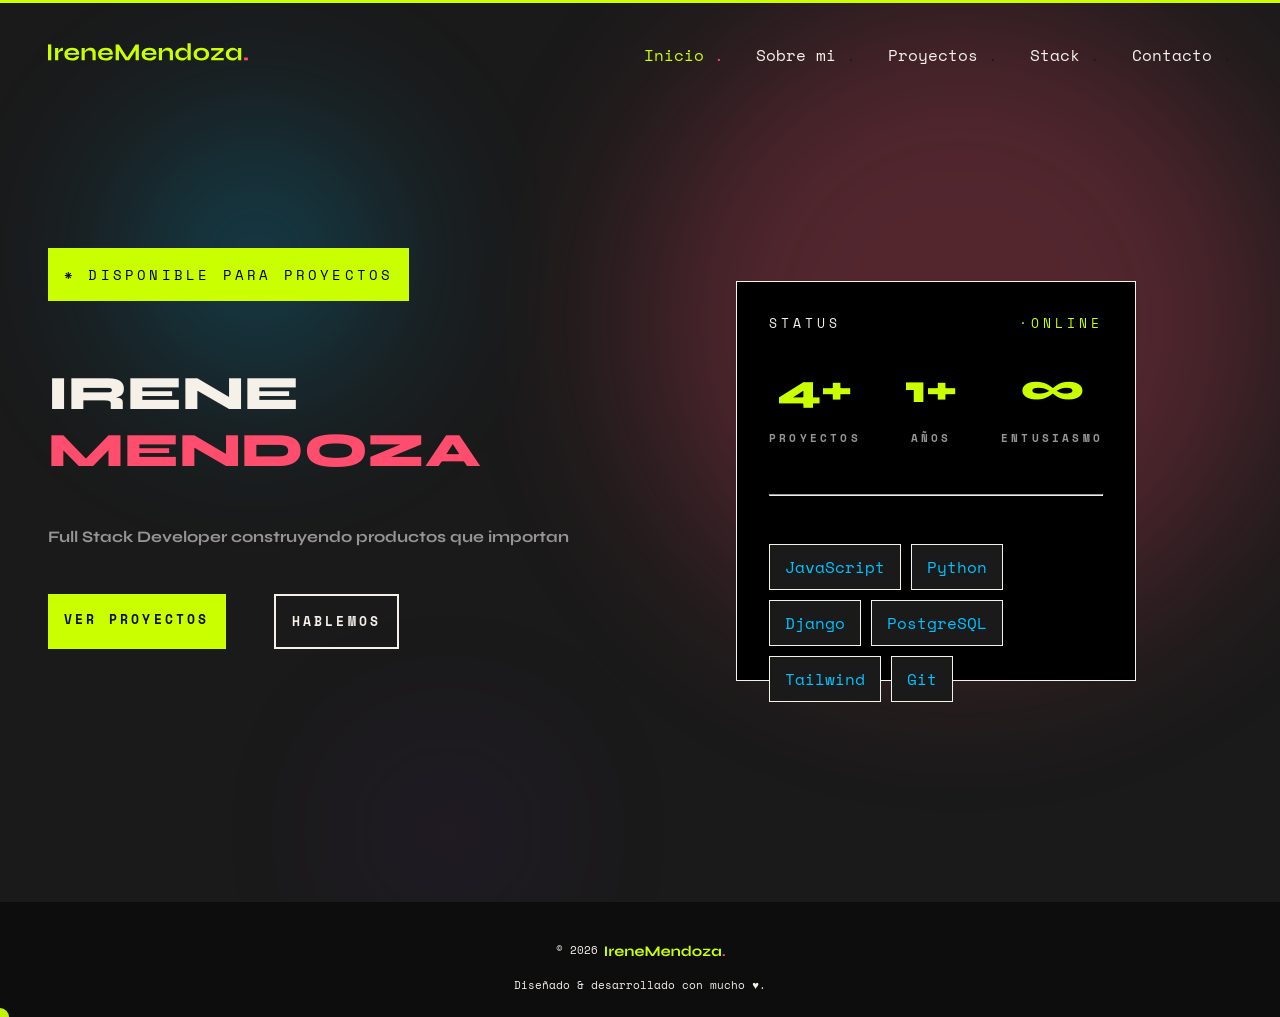
<file: index.html>
<!DOCTYPE html>
<html lang="en">
<head>
    <!-- Google tag (gtag.js) -->
        <script defer src="https://www.googletagmanager.com/gtag/js?id=G-KEV4HT2TMQ"></script>
        <script>
            window.dataLayer = window.dataLayer || [];
            function gtag(){dataLayer.push(arguments);}
            gtag('js', new Date());

            gtag('config', 'G-KEV4HT2TMQ');
        </script>
    <!-- End Google tag (gtag.js) -->
    <!-- SEO básico -->
        <meta charset="UTF-8">
        <meta name="viewport" content="width=device-width, initial-scale=1.0">
        <title>Irene Mendoza · Full Stack Developer</title>
        <meta name="description" content="Portfolio de Irene Mendoza, desarrolladora Full Stack especializada en Python, Django y JavaScript. Proyectos reales, código limpio." />
        <meta name="author" content="Irene Mendoza" />
        <link rel="canonical" href="https://irenemendoza.dev/" />
    <!-- End SEO básico -->
    <!-- Open Graph (para redes sociales y previsualizaciones) -->
        <meta property="og:type" content="website" />
        <meta property="og:url" content="https://irenemendoza.dev/" />
        <meta property="og:title" content="Irene Mendoza · Full Stack Developer — Python & JavaScript" />
        <meta property="og:description" content="Portfolio de Irene Mendoza, desarrolladora Full Stack especializada en Python, Django y JavaScript. Proyectos reales, código limpio." />
        <meta property="og:image" content="https://irenemendoza.dev/assets/images/og-image.png" />
    <!-- End Open Graph-->
    <!-- Style -->
        <link rel="stylesheet" href="css/base.css">
        <link rel="stylesheet" href="css/elements.css">
        <link rel="stylesheet" href="css/variables.css">
        <link rel="stylesheet" href="css/layout.css">
        <link rel="stylesheet" href="css/index.css">
    <!-- End Style -->
    <!-- Structured Data -->
        <script type="application/ld+json">
            {
                "@context": "https://schema.org",
                "@type": "Person",
                "name": "Irene Mendoza",
                "url": "https://irenemendoza.dev",
                "jobTitle": "Full Stack Developer",
                "sameAs": [
                "https://github.com/irenemendoza",
                "https://www.linkedin.com/in/irenemendoza"
                ],
                "knowsAbout": ["Python", "Django", "JavaScript", "PostgreSQL", "HTML", "CSS"]
            }
        </script>
    <!-- End Structured Data -->
</head>
<body id="index">
    <!-- Google Tag Manager (noscript) -->
        <noscript><iframe src="https://www.googletagmanager.com/ns.html?id=GTM-NLCF8H83"
        height="0" width="0" style="display:none;visibility:hidden"></iframe></noscript>
    <!-- End Google Tag Manager (noscript) -->
    <header>
        <div id="line"></div>
        <section id="navbar">
            <a href="index.html">
                <img src="logo.svg" alt="Logo personal" id="logo" width="200" height="50">
            </a>
            <button id="menu-toggle" aria-label="Abrir menú de navegación" aria-expanded="false">
                <svg xmlns="http://www.w3.org/2000/svg" viewBox="0 0 640 640"><!--!Font Awesome Free 7.2.0 by @fontawesome - https://fontawesome.com License - https://fontawesome.com/license/free Copyright 2026 Fonticons, Inc.--><path d="M96 160C96 142.3 110.3 128 128 128L512 128C529.7 128 544 142.3 544 160C544 177.7 529.7 192 512 192L128 192C110.3 192 96 177.7 96 160zM96 320C96 302.3 110.3 288 128 288L512 288C529.7 288 544 302.3 544 320C544 337.7 529.7 352 512 352L128 352C110.3 352 96 337.7 96 320zM544 480C544 497.7 529.7 512 512 512L128 512C110.3 512 96 497.7 96 480C96 462.3 110.3 448 128 448L512 448C529.7 448 544 462.3 544 480z"/></svg>
            </button>
            <nav>
                <ul id="menu">
                    <li class="active">
                        <a href="index.html">Inicio</a>
                        <span>.</span>
                    </li>
                    <li>
                        <a href="about.html">Sobre mi</a>
                        <span>.</span>
                    </li>
                    <li>
                        <a href="projects.html">Proyectos</a>
                        <span>.</span>
                    </li>
                    <li>
                        <a href="stack.html">Stack</a>
                        <span>.</span>
                    </li>
                    <li>
                        <a href="contact.html">Contacto</a>
                        <span>.</span>
                    </li>
                </ul>
            </nav>
        </section>
    </header>
    <main class="main-index">
        <section class="hero-left">
            <span id="available">* DISPONIBLE PARA PROYECTOS</span>
            <h1>IRENE <span>MENDOZA</span></h1>
            <p>Full Stack Developer construyendo productos que importan</p>
            <div class="links">
                <a href="projects.html" class="btn btn-primary">VER PROYECTOS</a>
                <a href="contact.html" class="btn btn-secondary">HABLEMOS</a>
            </div>
        </section>
        <section class="hero-right">
            <div id="hero-right-header">
                <span id="status">STATUS</span>
                <span id="online">·ONLINE</span>
            </div>
            <ul id="cv">
                <li>
                    4+<span>PROYECTOS</span>
                </li>
                <li>
                    1+<span>AÑOS</span> 
                </li>
                <li>
                    ∞<span>ENTUSIASMO</span> 
                </li>
            </ul>
            <hr>
            <ul id="stack">
                <li>JavaScript</li>
                <li>Python</li>
                <li>Django</li>
                <li>PostgreSQL</li>
                <li>Tailwind</li>
                <li>Git</li>
            </ul>
        </section>
    </main>
    <footer>
        <p>© 2026 <img src="logo.svg" alt="Logo personal" width="200" height="50"></p>
        <p>Diseñado & desarrollado con mucho ♥.</p>
    </footer>
    <div class="background">
        <div id="cursor"></div>
        <section id="hero">
            <div class="hero-bg-bubble bubble1"></div>
            <div class="hero-bg-bubble bubble2"></div>
            <div class="hero-bg-bubble bubble3"></div>
        </section>
    </div>
    <script src="js/main.js"></script>
</body>
</html>
</file>
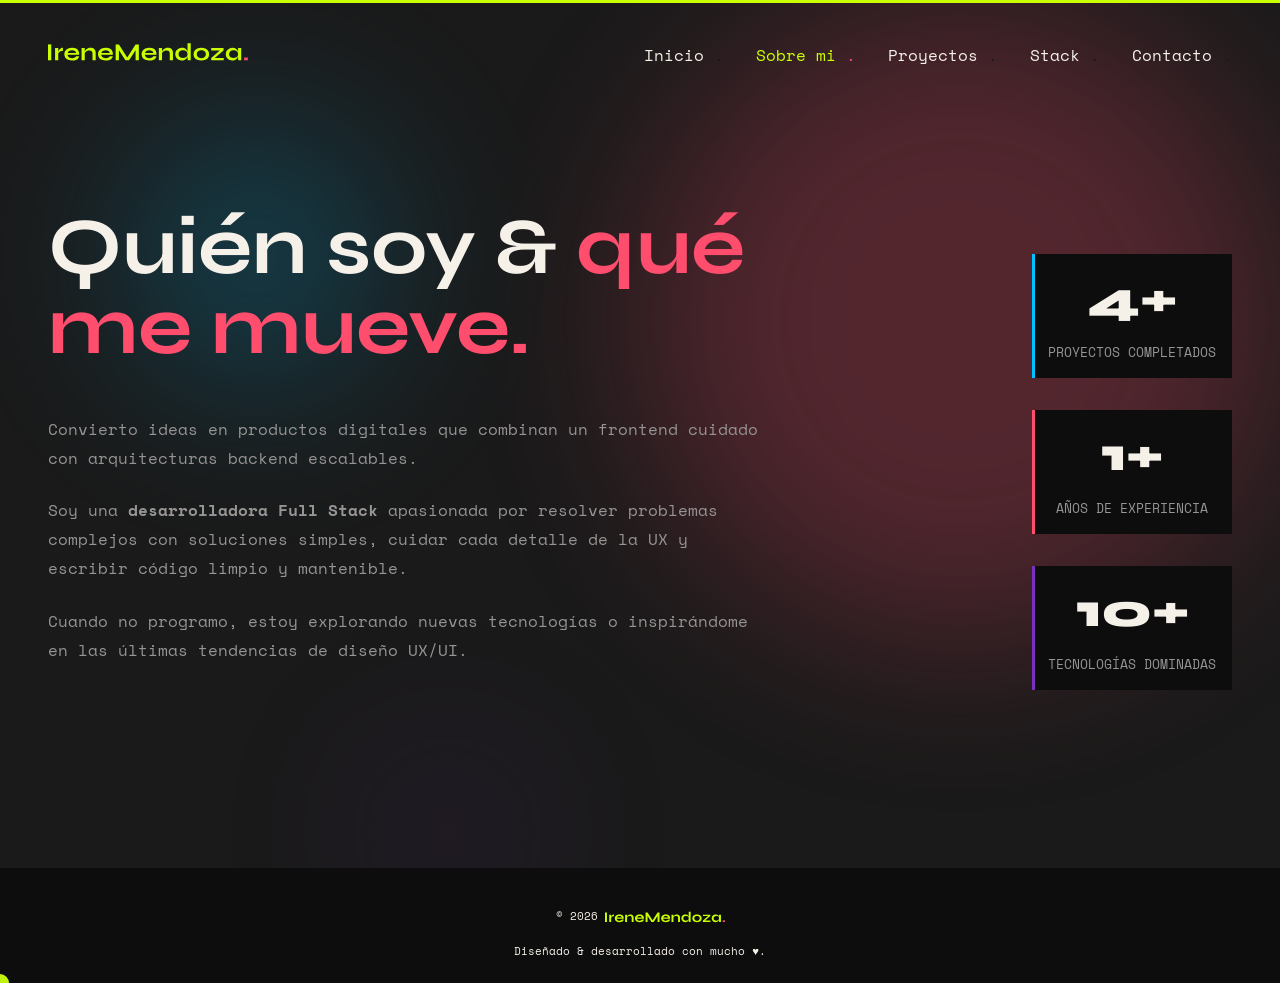
<file: about.html>
<!DOCTYPE html>
<html lang="en">
<head>
    <!-- Google tag (gtag.js) -->
        <script defer src="https://www.googletagmanager.com/gtag/js?id=G-KEV4HT2TMQ"></script>
        <script>
            window.dataLayer = window.dataLayer || [];
            function gtag(){dataLayer.push(arguments);}
            gtag('js', new Date());

            gtag('config', 'G-KEV4HT2TMQ');
        </script>
    <!-- End Google tag (gtag.js) -->
    <!-- SEO básico -->
        <meta charset="UTF-8">
        <meta name="viewport" content="width=device-width, initial-scale=1.0">
        <title>Irene Mendoza · Sobre mí</title>
        <meta name="description" content="Conoce a Irene Mendoza, desarrolladora Full Stack apasionada por el código limpio y los productos que importan. Python, Django y JavaScript." />
        <meta name="author" content="Irene Mendoza" />
        <link rel="canonical" href="https://irenemendoza.dev/about.html" />
    <!-- End SEO básico -->
    <!-- Open Graph (para redes sociales y previsualizaciones) -->
        <meta property="og:type" content="website" />
        <meta property="og:url" content="https://irenemendoza.dev/about.html" />
        <meta property="og:title" content="Irene Mendoza · Sobre mí — Full Stack Developer" />
        <meta property="og:description" content="Conoce a Irene Mendoza, desarrolladora Full Stack apasionada por el código limpio y los productos que importan. Python, Django y JavaScript." />
        <meta property="og:image" content="https://irenemendoza.dev/assets/images/og-image.png" />
    <!-- End Open Graph-->
    <!-- Structured Data -->
        <script type="application/ld+json">
            {
                "@context": "https://schema.org",
                "@type": "Person",
                "name": "Irene Mendoza",
                "url": "https://irenemendoza.dev",
                "jobTitle": "Full Stack Developer",
                "sameAs": [
                "https://github.com/irenemendoza",
                "https://www.linkedin.com/in/irenemendoza"
                ],
                "knowsAbout": ["Python", "Django", "JavaScript", "PostgreSQL", "HTML", "CSS"]
            }
        </script>
    <!-- End Structured Data -->
    <link rel="stylesheet" href="css/base.css">
    <link rel="stylesheet" href="css/elements.css">
    <link rel="stylesheet" href="css/variables.css">
    <link rel="stylesheet" href="css/layout.css">
    <link rel="stylesheet" href="css/about.css">
</head>
<body id="about">
    <!-- Google Tag Manager (noscript) -->
        <noscript><iframe src="https://www.googletagmanager.com/ns.html?id=GTM-NLCF8H83"
        height="0" width="0" style="display:none;visibility:hidden"></iframe></noscript>
    <!-- End Google Tag Manager (noscript) -->
    <header>
        <div id="line"></div>
        <section id="navbar">
            <a href="index.html">
                <img src="logo.svg" alt="Logo personal" id="logo" width="200" height="50">
            </a>
            <button id="menu-toggle" aria-label="Abrir menú de navegación" aria-expanded="false">
                <svg xmlns="http://www.w3.org/2000/svg" viewBox="0 0 640 640"><!--!Font Awesome Free 7.2.0 by @fontawesome - https://fontawesome.com License - https://fontawesome.com/license/free Copyright 2026 Fonticons, Inc.--><path d="M96 160C96 142.3 110.3 128 128 128L512 128C529.7 128 544 142.3 544 160C544 177.7 529.7 192 512 192L128 192C110.3 192 96 177.7 96 160zM96 320C96 302.3 110.3 288 128 288L512 288C529.7 288 544 302.3 544 320C544 337.7 529.7 352 512 352L128 352C110.3 352 96 337.7 96 320zM544 480C544 497.7 529.7 512 512 512L128 512C110.3 512 96 497.7 96 480C96 462.3 110.3 448 128 448L512 448C529.7 448 544 462.3 544 480z"/></svg>
            </button>
            <nav>
                <ul id="menu">
                    <li>
                        <a href="index.html">Inicio</a>
                        <span>.</span>
                    </li>
                    <li class="active">
                        <a href="about.html">Sobre mi</a>
                        <span>.</span>
                    </li>
                    <li>
                        <a href="projects.html">Proyectos</a>
                        <span>.</span>
                    </li>
                    <li>
                        <a href="stack.html">Stack</a>
                        <span>.</span>
                    </li>
                    <li>
                        <a href="contact.html">Contacto</a>
                        <span>.</span>
                    </li>
                </ul>
            </nav>
        </section>
    </header>
    <main id="main-about">
            <div id="about-content">
                <h1>Quién soy & <span>qué me mueve.</span></h1>  
                <p>
                    Convierto ideas en productos digitales que combinan un frontend cuidado con arquitecturas backend escalables.
                </p>
                <p>
                    Soy una <strong>desarrolladora Full Stack</strong> apasionada por resolver problemas complejos con soluciones simples, cuidar cada detalle de la UX y escribir código limpio y mantenible.
                </p>
                <p>
                    Cuando no programo, estoy explorando nuevas tecnologías o inspirándome en las últimas tendencias de diseño UX/UI.
                </p>
            </div>
            <section>
                <div class="about-box">
                    <p class="about-box-num">4+</p> 
                    <p class="about-box-desc">PROYECTOS COMPLETADOS</p>
                </div>
                <div class="about-box">
                    <p class="about-box-num">1+</p> 
                    <p class="about-box-desc">AÑOS DE EXPERIENCIA</p>
                </div>
                <div class="about-box">
                    <p class="about-box-num">10+</p> 
                    <p class="about-box-desc">TECNOLOGÍAS DOMINADAS</p>
                </div>
            </section>
        </div>
        
    </main>
    <footer>
        <p>© 2026 <img src="logo.svg" alt="Logo personal" width="200" height="50"></p>
        <p>Diseñado & desarrollado con mucho ♥.</p>
    </footer>
    <div class="background">
        <div id="cursor"></div>
        <section id="hero">
            <div class="hero-bg-bubble bubble1"></div>
            <div class="hero-bg-bubble bubble2"></div>
            <div class="hero-bg-bubble bubble3"></div>
        </section>
    </div>
    <script src="js/main.js"></script>
</body>
</html>
</file>
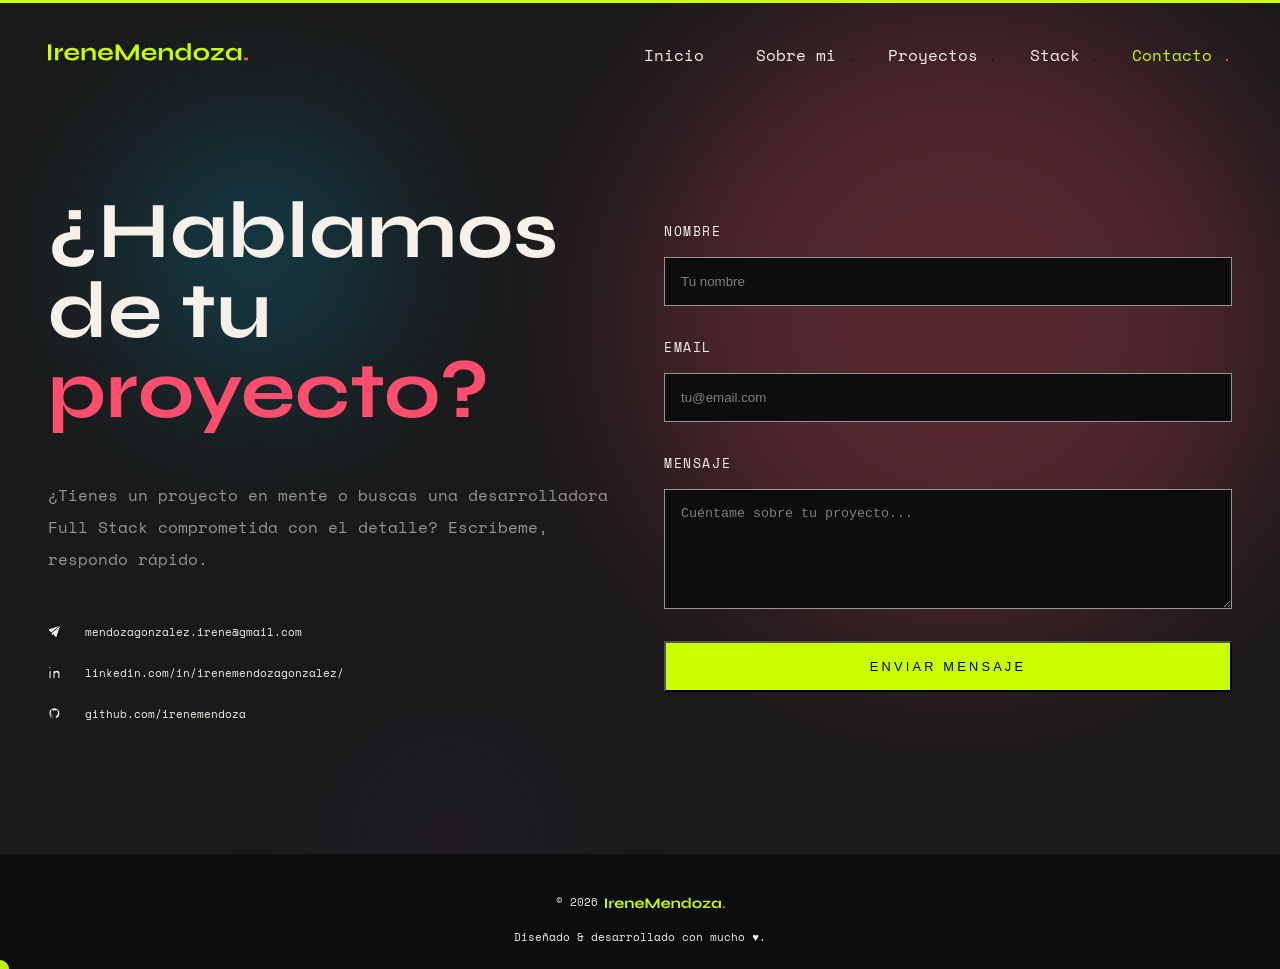
<file: contact.html>
<!DOCTYPE html>
<html lang="en">
<head>
    <!-- Google tag (gtag.js) -->
        <script defer src="https://www.googletagmanager.com/gtag/js?id=G-KEV4HT2TMQ"></script>
        <script>
            window.dataLayer = window.dataLayer || [];
            function gtag(){dataLayer.push(arguments);}
            gtag('js', new Date());

            gtag('config', 'G-KEV4HT2TMQ');
        </script>
    <!-- End Google tag (gtag.js) -->
    <!-- SEO básico -->
        <meta charset="UTF-8">
        <meta name="viewport" content="width=device-width, initial-scale=1.0">
        <title>Irene Mendoza · Contacto</title>
        <meta name="description" content="¿Tienes un proyecto en mente? Contacta con Irene Mendoza, desarrolladora Full Stack disponible para proyectos freelance y colaboraciones." />
        <meta name="author" content="Irene Mendoza" />
        <link rel="canonical" href="https://irenemendoza.dev/contact.html" />
    <!-- End SEO básico -->
    <!-- Open Graph (para redes sociales y previsualizaciones) -->
        <meta property="og:type" content="website" />
        <meta property="og:url" content="https://irenemendoza.dev/contact.html" />
        <meta property="og:title" content="Irene Mendoza · Contacto — Full Stack Developer" />
        <meta property="og:description" content="¿Tienes un proyecto en mente? Contacta con Irene Mendoza, desarrolladora Full Stack disponible para proyectos freelance y colaboraciones." />
        <meta property="og:image" content="https://irenemendoza.dev/assets/images/og-image.png" />
    <!-- End Open Graph-->
    <!-- Structured Data -->
        <script type="application/ld+json">
            {
                "@context": "https://schema.org",
                "@type": "Person",
                "name": "Irene Mendoza",
                "url": "https://irenemendoza.dev",
                "jobTitle": "Full Stack Developer",
                "sameAs": [
                "https://github.com/irenemendoza",
                "https://www.linkedin.com/in/irenemendoza"
                ],
                "knowsAbout": ["Python", "Django", "JavaScript", "PostgreSQL", "HTML", "CSS"]
            }
        </script>
    <!-- End Structured Data -->
    <link rel="stylesheet" href="css/base.css">
    <link rel="stylesheet" href="css/elements.css">
    <link rel="stylesheet" href="css/variables.css">
    <link rel="stylesheet" href="css/layout.css">
    <link rel="stylesheet" href="css/contact.css">
</head>
<body id="contact">
    <!-- Google Tag Manager (noscript) -->
        <noscript><iframe src="https://www.googletagmanager.com/ns.html?id=GTM-NLCF8H83"
        height="0" width="0" style="display:none;visibility:hidden"></iframe></noscript>
    <!-- End Google Tag Manager (noscript) -->
    <header>
        <div id="line"></div>
        <section id="navbar">
            <a href="index.html">
                <img src="logo.svg" alt="Logo personal" id="logo" width="200" height="50">
            </a>
            <button id="menu-toggle" aria-label="Abrir menú de navegación" aria-expanded="false">
                <svg xmlns="http://www.w3.org/2000/svg" viewBox="0 0 640 640"><!--!Font Awesome Free 7.2.0 by @fontawesome - https://fontawesome.com License - https://fontawesome.com/license/free Copyright 2026 Fonticons, Inc.--><path d="M96 160C96 142.3 110.3 128 128 128L512 128C529.7 128 544 142.3 544 160C544 177.7 529.7 192 512 192L128 192C110.3 192 96 177.7 96 160zM96 320C96 302.3 110.3 288 128 288L512 288C529.7 288 544 302.3 544 320C544 337.7 529.7 352 512 352L128 352C110.3 352 96 337.7 96 320zM544 480C544 497.7 529.7 512 512 512L128 512C110.3 512 96 497.7 96 480C96 462.3 110.3 448 128 448L512 448C529.7 448 544 462.3 544 480z"/></svg>
            </button>
            <nav>
                <ul id="menu">
                    <li>
                        <a href="index.html">Inicio</a>
                        <span>.</span>
                    </li>
                    <li>
                        <a href="about.html">Sobre mi</a>
                        <span>.</span>
                    </li>
                    <li>
                        <a href="projects.html">Proyectos</a>
                        <span>.</span>
                    </li>
                    <li>
                        <a href="stack.html">Stack</a>
                        <span>.</span>
                    </li>
                    <li class="active">
                        <a href="contact.html">Contacto</a>
                        <span>.</span>
                    </li>
                </ul>
            </nav>
        </section>
        
    </header>
    <main id="main-contact">
        <section class="hero-contact-left">
            <h1>¿Hablamos de tu <span>proyecto?</span></h1>
            <p>¿Tienes un proyecto en mente o buscas una desarrolladora Full Stack comprometida con el detalle? Escríbeme, respondo rápido.</p>
            <ul>
                <li>
                    <a href="mailto:mendozagonzalez.irene@gmail.com">
                        <svg width="14" height="14" viewBox="0 0 14 14" fill="none" xmlns="http://www.w3.org/2000/svg">
                            <g clip-path="url(#clip0_1545_11827)">
                            <path d="M5.82 10.9999L8 13.1699C8.13375 13.307 8.30098 13.4068 8.48514 13.4594C8.6693 13.512 8.86401 13.5156 9.05 13.4699C9.23715 13.4264 9.40996 13.3355 9.55182 13.2059C9.69367 13.0763 9.7998 12.9124 9.86 12.7299L13.44 1.9999C13.5147 1.79885 13.5301 1.58058 13.4844 1.37102C13.4387 1.16147 13.3338 0.969449 13.1821 0.817787C13.0304 0.666125 12.8384 0.5612 12.6289 0.515484C12.4193 0.469768 12.201 0.485183 12 0.559898L1.27 4.1399C1.08125 4.20437 0.913142 4.31807 0.783048 4.46926C0.652954 4.62046 0.565595 4.80364 0.53 4.9999C0.493259 5.17839 0.501438 5.36321 0.553802 5.53776C0.606166 5.7123 0.701075 5.87111 0.83 5.9999L3.57 8.7399L3.48 12.2099L5.82 10.9999Z" stroke="#000001" stroke-linecap="round" stroke-linejoin="round"/>
                            <path d="M13.12 0.779785L3.57 8.73979" stroke="#000001" stroke-linecap="round" stroke-linejoin="round"/>
                            </g><defs><clipPath id="clip0_1545_11827"><rect width="14" height="14" fill="white"/>
                            </clipPath></defs>
                        </svg>
                        <span>mendozagonzalez.irene@gmail.com</span>
                    </a>
                </li>
                <li>
                    <a href="https://linkedin.com/in/irenemendozagonzalez/" target="_blank" rel="noopener noreferrer">
                        <svg width="14" height="14" viewBox="0 0 14 14" fill="none" xmlns="http://www.w3.org/2000/svg">
                            <g clip-path="url(#clip0_2_3)">
                            <path d="M3.54 1.71C3.54272 2.05933 3.40788 2.3957 3.16463 2.64643C2.92138 2.89717 2.58925 3.04213 2.24 3.05C1.89147 3.03721 1.56118 2.89102 1.31738 2.64163C1.07357 2.39225 0.934895 2.05873 0.93 1.71C0.945151 1.37024 1.08893 1.04895 1.33218 0.81126C1.57544 0.573573 1.89998 0.437277 2.24 0.43C2.57903 0.437413 2.90242 0.574047 3.14406 0.811969C3.3857 1.04989 3.52733 1.37113 3.54 1.71ZM1.07 5.43C1.07 4.66 1.56 4.78 2.24 4.78C2.92 4.78 3.4 4.66 3.4 5.43V12.93C3.4 13.71 2.91 13.55 2.24 13.55C1.57 13.55 1.07 13.71 1.07 12.93V5.43Z" stroke="#000001" stroke-linecap="round" stroke-linejoin="round"/>
                            <path d="M5.42 5.43C5.42 5 5.58 4.84 5.83 4.79C6.08 4.74 6.94 4.79 7.24 4.79C7.54 4.79 7.66 5.28 7.65 5.65C7.90662 5.30559 8.24732 5.0328 8.63951 4.85771C9.0317 4.68263 9.46226 4.61111 9.89 4.65C10.31 4.62432 10.7308 4.68729 11.1249 4.83483C11.519 4.98236 11.8776 5.21116 12.1775 5.50635C12.4774 5.80154 12.7119 6.15652 12.8656 6.54823C13.0194 6.93994 13.089 7.35962 13.07 7.78V12.9C13.07 13.68 12.59 13.52 11.91 13.52C11.23 13.52 10.75 13.68 10.75 12.9V8.9C10.7676 8.69413 10.7407 8.48689 10.671 8.29235C10.6014 8.09782 10.4908 7.92053 10.3466 7.77255C10.2024 7.62456 10.0281 7.50934 9.83539 7.43471C9.64272 7.36007 9.43625 7.32777 9.23 7.34C9.0247 7.33478 8.82064 7.37324 8.63132 7.45281C8.442 7.53239 8.27174 7.65128 8.13182 7.8016C7.9919 7.95192 7.8855 8.13025 7.81968 8.32478C7.75385 8.51931 7.7301 8.7256 7.75 8.93V12.93C7.75 13.71 7.26 13.55 6.58 13.55C5.9 13.55 5.42 13.71 5.42 12.93V5.43Z" stroke="#000001" stroke-linecap="round" stroke-linejoin="round"/>
                            </g><defs><clipPath id="clip0_2_3">
                            <rect width="14" height="14" fill="white"/>
                            </clipPath></defs>
                        </svg>
                        linkedin.com/in/irenemendozagonzalez/
                    </a>
                </li>
                <li>
                    <a href="https://github.com/irenemendoza" target="_blank" rel="noopener noreferrer">
                        <svg width="800px" height="800px" viewBox="0 0 24 24" fill="none" xmlns="http://www.w3.org/2000/svg">
                            <path fill-rule="evenodd" clip-rule="evenodd" d="M12 2C6.475 2 2 6.475 2 12C2 16.425 4.8625 20.1625 8.8375 21.4875C9.3375 21.575 9.525 21.275 9.525 21.0125C9.525 20.775 9.5125 19.9875 9.5125 19.15C7 19.6125 6.35 18.5375 6.15 17.975C6.0375 17.6875 5.55 16.8 5.125 16.5625C4.775 16.375 4.275 15.9125 5.1125 15.9C5.9 15.8875 6.4625 16.625 6.65 16.925C7.55 18.4375 8.9875 18.0125 9.5625 17.75C9.65 17.1 9.9125 16.6625 10.2 16.4125C7.975 16.1625 5.65 15.3 5.65 11.475C5.65 10.3875 6.0375 9.4875 6.675 8.7875C6.575 8.5375 6.225 7.5125 6.775 6.1375C6.775 6.1375 7.6125 5.875 9.525 7.1625C10.325 6.9375 11.175 6.825 12.025 6.825C12.875 6.825 13.725 6.9375 14.525 7.1625C16.4375 5.8625 17.275 6.1375 17.275 6.1375C17.825 7.5125 17.475 8.5375 17.375 8.7875C18.0125 9.4875 18.4 10.375 18.4 11.475C18.4 15.3125 16.0625 16.1625 13.8375 16.4125C14.2 16.725 14.5125 17.325 14.5125 18.2625C14.5125 19.6 14.5 20.675 14.5 21.0125C14.5 21.275 14.6875 21.5875 15.1875 21.4875C17.1727 20.8173 18.8977 19.5415 20.1198 17.8395C21.3419 16.1376 21.9995 14.0953 22 12C22 6.475 17.525 2 12 2Z" stroke="#000000" stroke-linejoin="round"/>
                        </svg>
                        github.com/irenemendoza
                    </a>
                </li>
            </ul>
        </section>
        <section class="hero-contact-right">
            <form action="https://formspree.io/f/mvzvglab" method="POST">
                <div>
                    <label for="nombre" class="form-label">NOMBRE</label>
                    <input type="text" name="nombre" required class="form-input" placeholder="Tu nombre">
                </div>
                <div>
                    <label for="email" class="form-label">EMAIL</label>
                    <input type="email" name="email" required class="form-input" placeholder="tu@email.com">
                </div>
                <div>
                    <label for="mensaje" class="form-label">MENSAJE</label>
                    <textarea class="form-input" name="mensaje" required placeholder="Cuéntame sobre tu proyecto..."></textarea>
                </div>
                <button type="submit">ENVIAR MENSAJE</button>
            </form>
        </section>
    </main>
    <footer>
        <p>© 2026 <img src="logo.svg" alt="Logo personal" width="200" height="50"></p>
        <p>Diseñado & desarrollado con mucho ♥.</p>
    </footer>
    <div class="background">
        <div id="cursor"></div>
        <section id="hero">
            <div class="hero-bg-bubble bubble1"></div>
            <div class="hero-bg-bubble bubble2"></div>
            <div class="hero-bg-bubble bubble3"></div>
        </section>
    </div>
    <script src="js/main.js"></script>
</body>
</html>
</file>
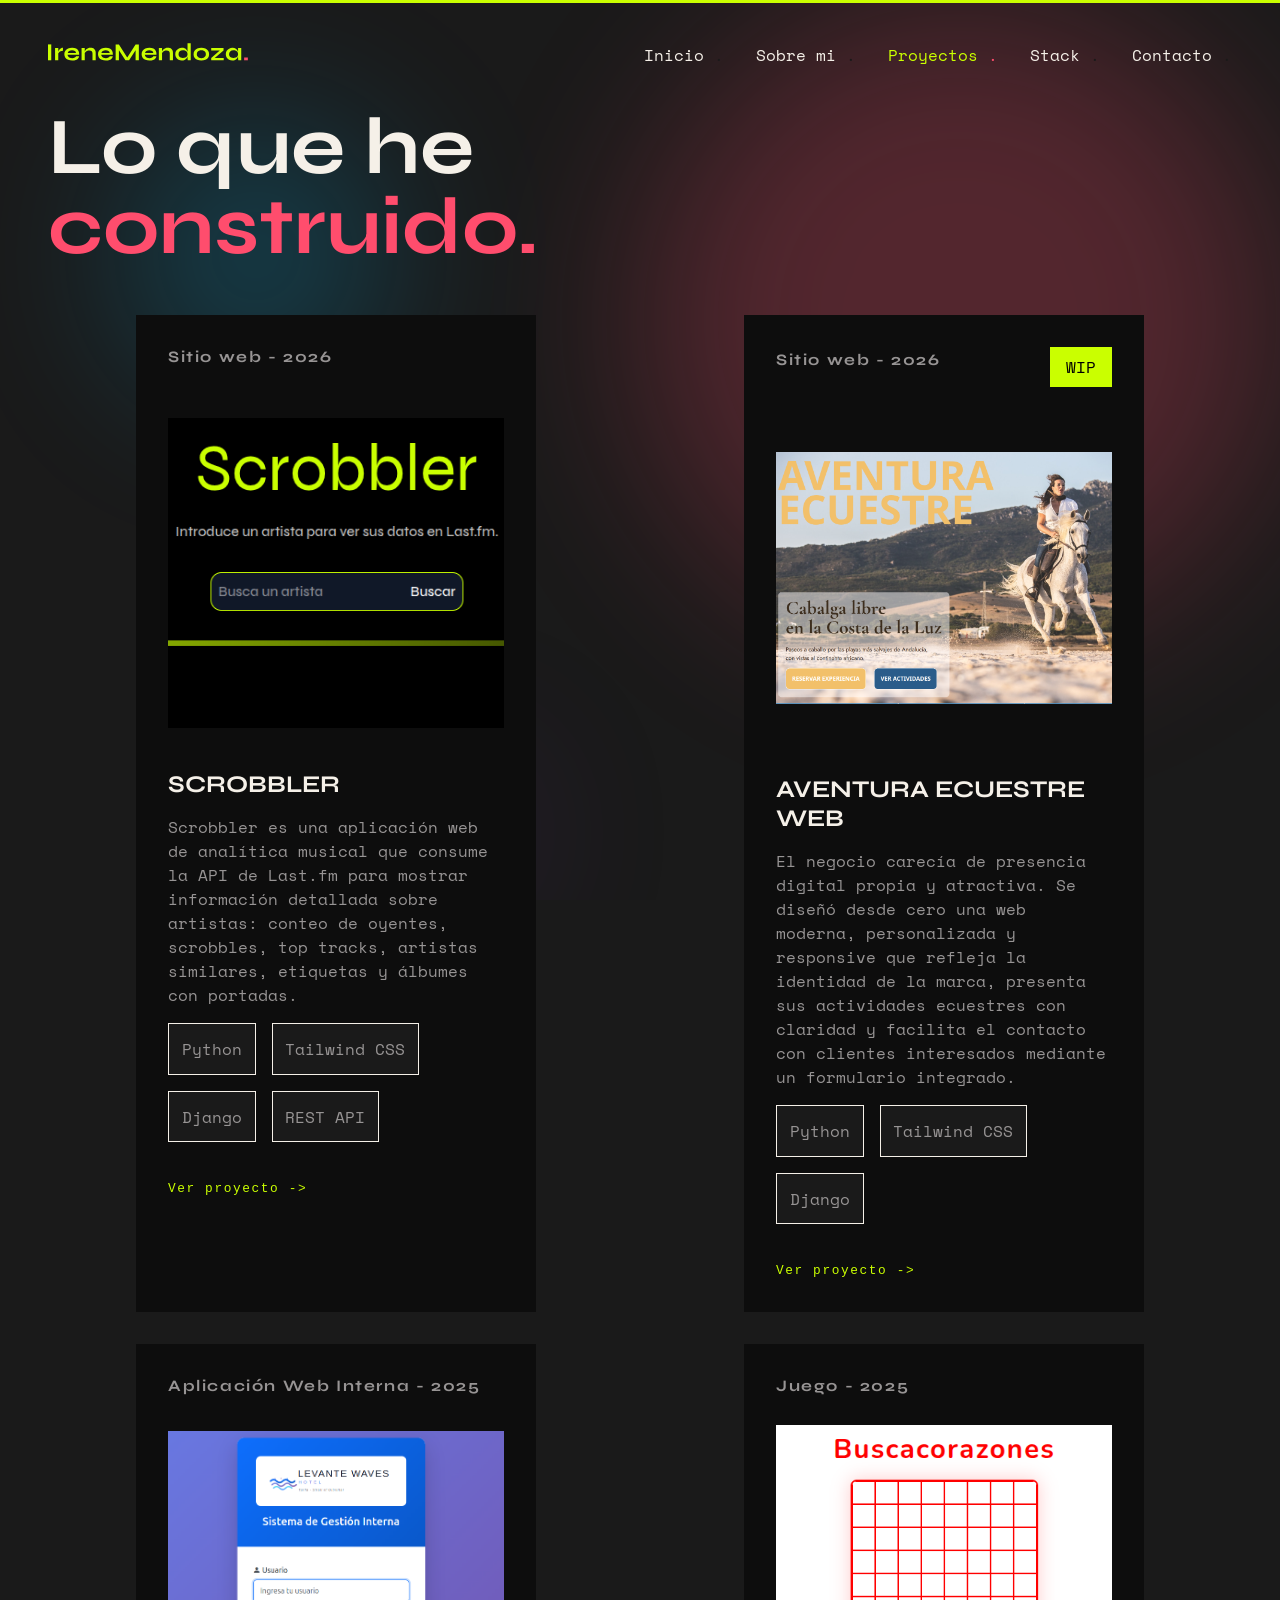
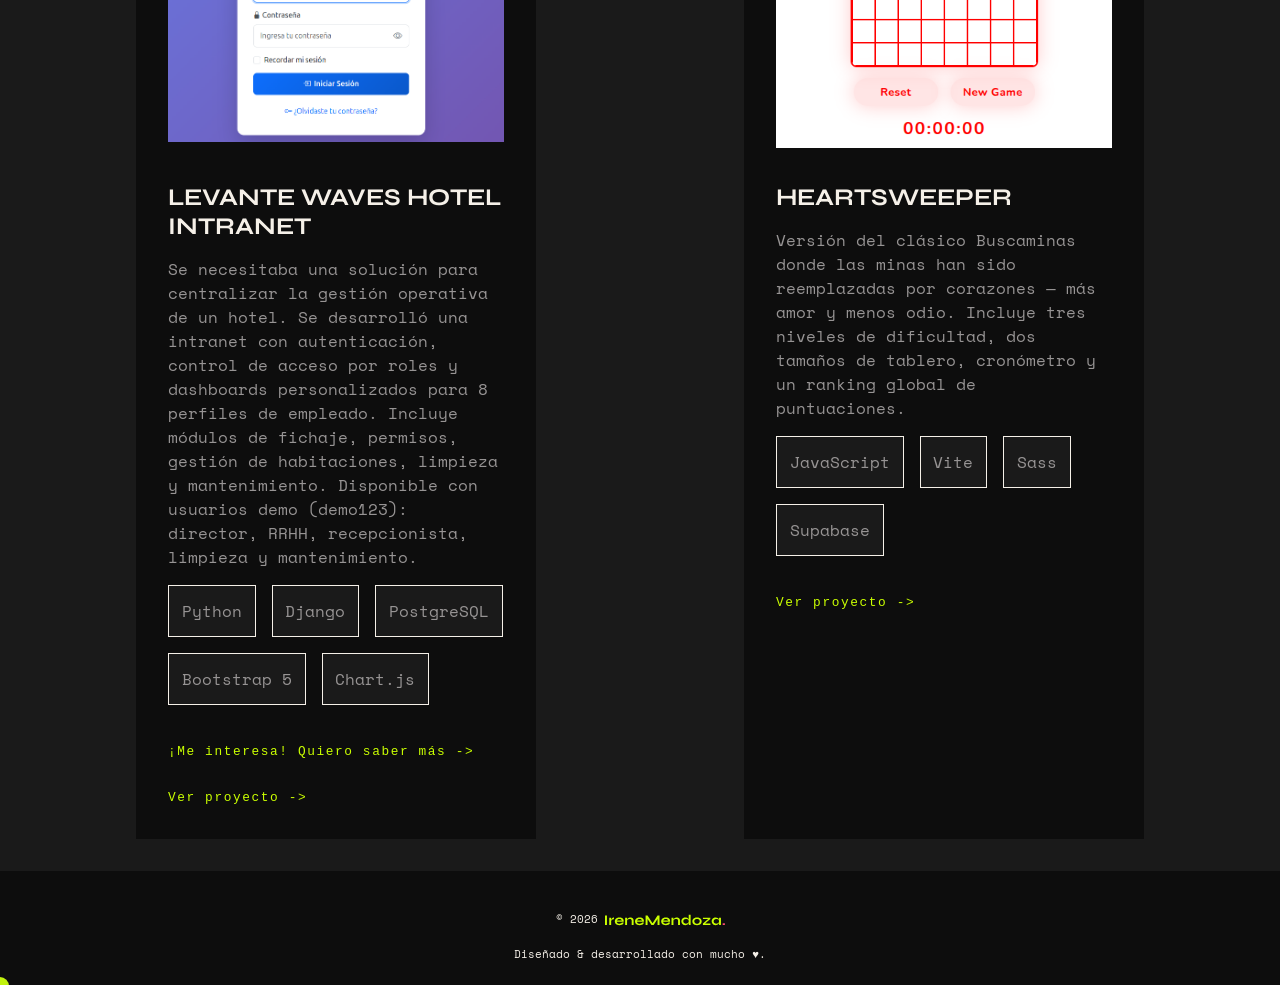
<file: projects.html>
<!DOCTYPE html>
<html lang="en">
<head>
    <!-- Google tag (gtag.js) -->
        <script defer src="https://www.googletagmanager.com/gtag/js?id=G-KEV4HT2TMQ"></script>
        <script>
            window.dataLayer = window.dataLayer || [];
            function gtag(){dataLayer.push(arguments);}
            gtag('js', new Date());

            gtag('config', 'G-KEV4HT2TMQ');
        </script>
    <!-- End Google tag (gtag.js) -->
    <!-- SEO básico -->
        <meta charset="UTF-8">
        <meta name="viewport" content="width=device-width, initial-scale=1.0">
        <title>Irene Mendoza · Proyectos</title>
        <meta name="description" content="Proyectos reales de Irene Mendoza: aplicaciones web construidas con Python, Django y JavaScript. Código limpio y enfoque en el usuario." />
        <meta name="author" content="Irene Mendoza" />
        <link rel="canonical" href="https://irenemendoza.dev/projects.html" />
    <!-- End SEO básico -->
    <!-- Open Graph (para redes sociales y previsualizaciones) -->
        <meta property="og:type" content="website" />
        <meta property="og:url" content="https://irenemendoza.dev/projects.html" />
        <meta property="og:title" content="Irene Mendoza · Proyectos — Full Stack Developer" />
        <meta property="og:description" content="Proyectos reales de Irene Mendoza: aplicaciones web construidas con Python, Django y JavaScript. Código limpio y enfoque en el usuario." />
        <meta property="og:image" content="https://irenemendoza.dev/assets/images/og-image.png" />
    <!-- End Open Graph-->
    <!-- Structured Data -->
        <script type="application/ld+json">
            {
                "@context": "https://schema.org",
                "@type": "Person",
                "name": "Irene Mendoza",
                "url": "https://irenemendoza.dev",
                "jobTitle": "Full Stack Developer",
                "sameAs": [
                "https://github.com/irenemendoza",
                "https://www.linkedin.com/in/irenemendoza"
                ],
                "knowsAbout": ["Python", "Django", "JavaScript", "PostgreSQL", "HTML", "CSS"]
            }
        </script>
    <!-- End Structured Data -->
    <link rel="stylesheet" href="css/base.css">
    <link rel="stylesheet" href="css/elements.css">
    <link rel="stylesheet" href="css/variables.css">
    <link rel="stylesheet" href="css/layout.css">
    <link rel="stylesheet" href="css/projects.css">
</head>
<body id="projects">
    <!-- Google Tag Manager (noscript) -->
        <noscript><iframe src="https://www.googletagmanager.com/ns.html?id=GTM-NLCF8H83"
        height="0" width="0" style="display:none;visibility:hidden"></iframe></noscript>
    <!-- End Google Tag Manager (noscript) -->
    <header>
        <div id="line"></div>
        <section id="navbar">
            <a href="index.html">
                <img src="logo.svg" alt="Logo personal" id="logo" width="200" height="50">
            </a>
            <button id="menu-toggle" aria-label="Abrir menú de navegación" aria-expanded="false">
                <svg xmlns="http://www.w3.org/2000/svg" viewBox="0 0 640 640"><!--!Font Awesome Free 7.2.0 by @fontawesome - https://fontawesome.com License - https://fontawesome.com/license/free Copyright 2026 Fonticons, Inc.--><path d="M96 160C96 142.3 110.3 128 128 128L512 128C529.7 128 544 142.3 544 160C544 177.7 529.7 192 512 192L128 192C110.3 192 96 177.7 96 160zM96 320C96 302.3 110.3 288 128 288L512 288C529.7 288 544 302.3 544 320C544 337.7 529.7 352 512 352L128 352C110.3 352 96 337.7 96 320zM544 480C544 497.7 529.7 512 512 512L128 512C110.3 512 96 497.7 96 480C96 462.3 110.3 448 128 448L512 448C529.7 448 544 462.3 544 480z"/></svg>
            </button>
            <nav>
                <ul id="menu">
                    <li>
                        <a href="index.html">Inicio</a>
                        <span>.</span>
                    </li>
                    <li>
                        <a href="about.html">Sobre mi</a>
                        <span>.</span>
                    </li>
                    <li class="active">
                        <a href="projects.html">Proyectos</a>
                        <span>.</span>
                    </li>
                    <li>
                        <a href="stack.html">Stack</a>
                        <span>.</span>
                    </li>
                    <li>
                        <a href="contact.html">Contacto</a>
                        <span>.</span>
                    </li>
                </ul>
            </nav>
        </section>
    </header>
    <main id="main-projects">
        <h1>Lo que he <span>construido.</span></h1>
        <div class="about-content">
            <article class="project project4">
                <div class="project-enunciado">
                    <h3>Sitio web - 2026</h3>
                </div>
                <a class="image-link" href="https://scrobbler.irenemendoza.dev/" target="_blank" rel="noopener noreferrer">
                    <img src="assets/images/projects/ss-scrobbler.png" alt="Imagen de la home de la web">
                </a>
                <h2>SCROBBLER</h2>
                <p>Scrobbler es una aplicación web de analítica musical que consume la API de Last.fm para mostrar información detallada sobre artistas: conteo de oyentes, scrobbles, top tracks, artistas similares, etiquetas y álbumes con portadas.</p>
                <ul>
                    <li>Python</li>
                    <li>Tailwind CSS</li>
                    <li>Django</li>
                    <li>REST API</li>
                </ul>
                <a href="https://scrobbler.irenemendoza.dev/" target="_blank" rel="noopener noreferrer">Ver proyecto -></a>
            </article>
            <article class="project project3">
                <div class="project-enunciado">
                    <h3>Sitio web - 2026</h3>
                    <span class="wip">WIP</span>
                </div>
                <a class="image-link" href="https://aventuraecuestre.irenemendoza.dev/" target="_blank" rel="noopener noreferrer">
                    <img src="assets/images/projects/ae-screenshot.png" alt="Imagen de la home de la web">
                </a>
                <h2>AVENTURA ECUESTRE WEB</h2>
                <p>El negocio carecía de presencia digital propia y atractiva. Se diseñó desde cero una web moderna, personalizada y responsive que refleja la identidad de la marca, presenta sus actividades ecuestres con claridad y facilita el contacto con clientes interesados mediante un formulario integrado.</p>
                <ul>
                    <li>Python</li>
                    <li>Tailwind CSS</li>
                    <li>Django</li>
                </ul>
                <a href="https://aventuraecuestre.irenemendoza.dev/" target="_blank" rel="noopener noreferrer">Ver proyecto -></a>
                
            </article>
            <article class="project project2">
                <h3>Aplicación Web Interna - 2025</h3>
                <a href="https://intranethotelera.irenemendoza.dev/" target="_blank" rel="noopener noreferrer">
                    <img src="assets/images/projects/ss-intranethotel.png" width="100px" alt="Imagen del inicio de sesión de la web">
                </a>

                <h2>LEVANTE WAVES HOTEL INTRANET</h2>
                <p>Se necesitaba una solución para centralizar la gestión operativa de un hotel. Se desarrolló una intranet con autenticación, control de acceso por roles y dashboards personalizados para 8 perfiles de empleado. Incluye módulos de fichaje, permisos, gestión de habitaciones, limpieza y mantenimiento. Disponible con usuarios demo (demo123): director, RRHH, recepcionista, limpieza y mantenimiento.</p>
                <ul>
                    <li>Python</li>
                    <li>Django</li>
                    <li>PostgreSQL</li>
                    <li>Bootstrap 5</li>
                    <li>Chart.js</li>
                </ul>
                <div class="cardlinks">
                    <a href="intranet.html" class="saber_mas">¡Me interesa! Quiero saber más -></a>
                    <a href="https://intranethotelera.irenemendoza.dev/" target="_blank" rel="noopener noreferrer">Ver proyecto -></a>
                </div>                
            </article>
            <article class="project project1">
                <h3>Juego - 2025</h3>
                <a href="https://heartsweeper.irenemendoza.dev/" target="_blank" rel="noopener noreferrer">
                    <img src="assets/images/projects/ss-heartsweeper.png" width="100px" alt="Imagen del juego">
                </a>

                <h2>HEARTSWEEPER</h2>
                <p>Versión del clásico Buscaminas donde las minas han sido reemplazadas por corazones — más amor y menos odio. Incluye tres niveles de dificultad, dos tamaños de tablero, cronómetro y un ranking global de puntuaciones.</p>
                <ul>
                    <li>JavaScript</li>
                    <li>Vite</li>
                    <li>Sass</li>
                    <li>Supabase</li>
                </ul>
                <a href="https://heartsweeper.irenemendoza.dev/" target="_blank" rel="noopener noreferrer">Ver proyecto -></a>
            </article>
        </div>
    </main>
    <footer>
        <p>© 2026 <img src="logo.svg" alt="Logo personal" width="200" height="50"></p>
        <p>Diseñado & desarrollado con mucho ♥.</p>
    </footer>
    <div class="background">
        <div id="cursor"></div>
        <section id="hero">
            <div class="hero-bg-bubble bubble1"></div>
            <div class="hero-bg-bubble bubble2"></div>
            <div class="hero-bg-bubble bubble3"></div>
        </section>
    </div>
    <script src="js/main.js"></script>
</body>
</html>
</file>
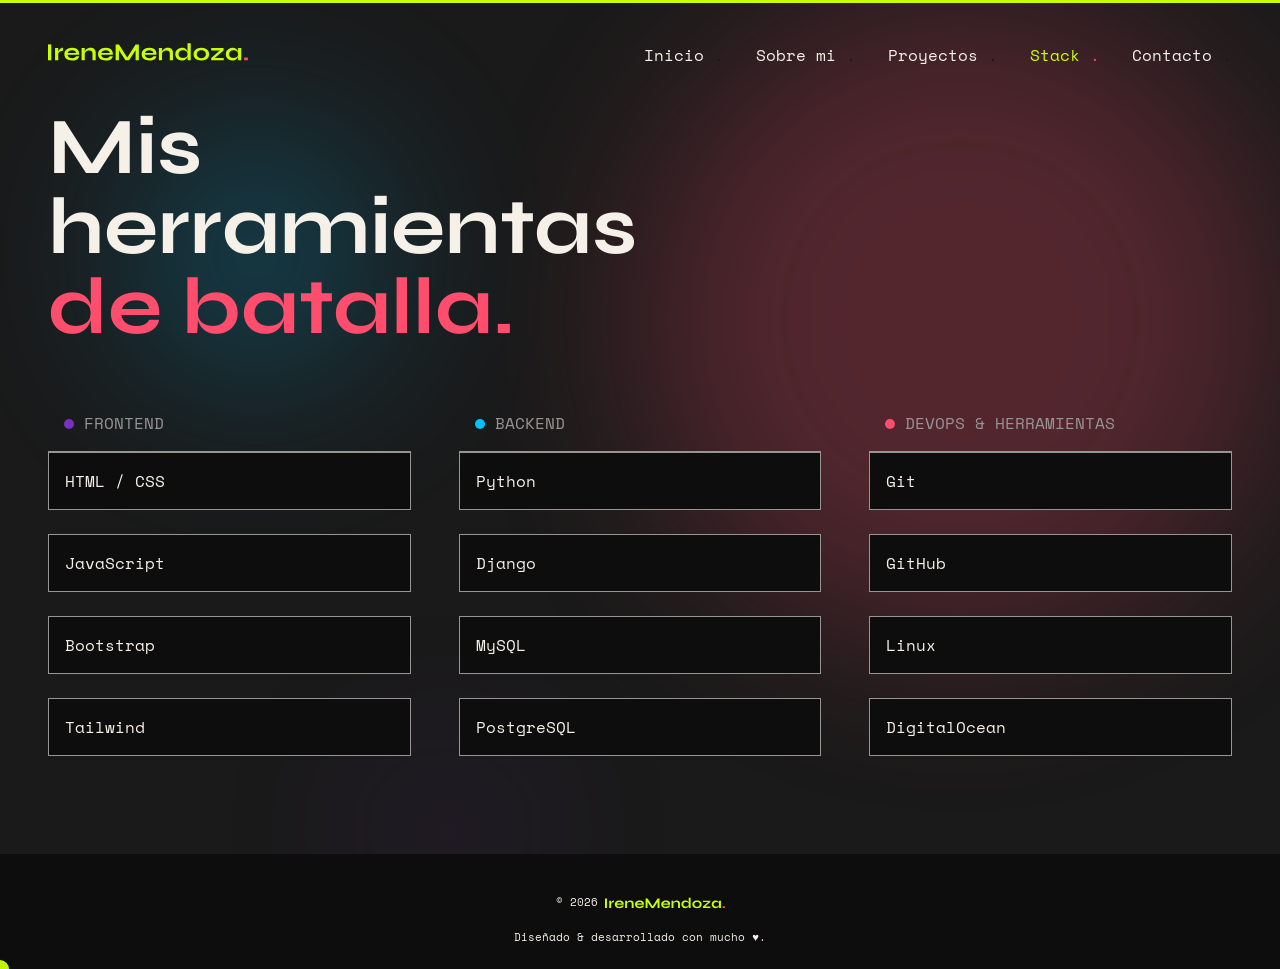
<file: stack.html>
<!DOCTYPE html>
<html lang="en">
<head>
    <!-- Google tag (gtag.js) -->
        <script defer src="https://www.googletagmanager.com/gtag/js?id=G-KEV4HT2TMQ"></script>
        <script>
            window.dataLayer = window.dataLayer || [];
            function gtag(){dataLayer.push(arguments);}
            gtag('js', new Date());

            gtag('config', 'G-KEV4HT2TMQ');
        </script>
    <!-- End Google tag (gtag.js) -->
    <!-- SEO básico -->
        <meta charset="UTF-8">
        <meta name="viewport" content="width=device-width, initial-scale=1.0">
        <title>Irene Mendoza · Stack</title>
        <meta name="description" content="Tecnologías y herramientas que usa Irene Mendoza: Python, Django, JavaScript, PostgreSQL, Tailwind CSS y más." />
        <meta name="author" content="Irene Mendoza" />
        <link rel="canonical" href="https://irenemendoza.dev/stack.html" />
    <!-- End SEO básico -->
    <!-- Open Graph (para redes sociales y previsualizaciones) -->
        <meta property="og:type" content="website" />
        <meta property="og:url" content="https://irenemendoza.dev/stack.html" />
        <meta property="og:title" content="Irene Mendoza · Stack Tecnológico — Full Stack Developer" />
        <meta property="og:description" content="Tecnologías y herramientas que usa Irene Mendoza: Python, Django, JavaScript, PostgreSQL, Tailwind CSS y más." />
        <meta property="og:image" content="https://irenemendoza.dev/assets/images/og-image.png" />
    <!-- End Open Graph-->
    <!-- Structured Data -->
        <script type="application/ld+json">
            {
                "@context": "https://schema.org",
                "@type": "Person",
                "name": "Irene Mendoza",
                "url": "https://irenemendoza.dev",
                "jobTitle": "Full Stack Developer",
                "sameAs": [
                "https://github.com/irenemendoza",
                "https://www.linkedin.com/in/irenemendoza"
                ],
                "knowsAbout": ["Python", "Django", "JavaScript", "PostgreSQL", "HTML", "CSS"]
            }
        </script>
    <!-- End Structured Data -->
    <link rel="stylesheet" href="css/base.css">
    <link rel="stylesheet" href="css/elements.css">
    <link rel="stylesheet" href="css/variables.css">
    <link rel="stylesheet" href="css/layout.css">
    <link rel="stylesheet" href="css/stack.css">
</head>
<body id="stack">
    <!-- Google Tag Manager (noscript) -->
        <noscript><iframe src="https://www.googletagmanager.com/ns.html?id=GTM-NLCF8H83"
        height="0" width="0" style="display:none;visibility:hidden"></iframe></noscript>
    <!-- End Google Tag Manager (noscript) -->
    <header>
        <div id="line"></div>
        <section id="navbar">
            <a href="index.html">
                <img src="logo.svg" alt="Logo personal" id="logo" width="200" height="50">
            </a>
            <button id="menu-toggle" aria-label="Abrir menú de navegación" aria-expanded="false">
                <svg xmlns="http://www.w3.org/2000/svg" viewBox="0 0 640 640"><!--!Font Awesome Free 7.2.0 by @fontawesome - https://fontawesome.com License - https://fontawesome.com/license/free Copyright 2026 Fonticons, Inc.--><path d="M96 160C96 142.3 110.3 128 128 128L512 128C529.7 128 544 142.3 544 160C544 177.7 529.7 192 512 192L128 192C110.3 192 96 177.7 96 160zM96 320C96 302.3 110.3 288 128 288L512 288C529.7 288 544 302.3 544 320C544 337.7 529.7 352 512 352L128 352C110.3 352 96 337.7 96 320zM544 480C544 497.7 529.7 512 512 512L128 512C110.3 512 96 497.7 96 480C96 462.3 110.3 448 128 448L512 448C529.7 448 544 462.3 544 480z"/></svg>
            </button>
            <nav>
                <ul id="menu">
                    <li>
                        <a href="index.html">Inicio</a>
                        <span>.</span>
                    </li>
                    <li>
                        <a href="about.html">Sobre mi</a>
                        <span>.</span>
                    </li>
                    <li>
                        <a href="projects.html">Proyectos</a>
                        <span>.</span>
                    </li>
                    <li class="active">
                        <a href="stack.html">Stack</a>
                        <span>.</span>
                    </li>
                    <li>
                        <a href="contact.html">Contacto</a>
                        <span>.</span>
                    </li>
                </ul>
            </nav>
        </section>
    </header>
    <main id="main-stack">
        <section>
            <h1>Mis herramientas <span>de batalla.</span></h1>
           
            <div id="stackstable">
                <div class="table table1">
                    <div class="tablename">
                        <p> FRONTEND</p>
                    </div>
                    <ul>
                        <li>HTML / CSS</li>
                        <li>JavaScript</li>
                        <li>Bootstrap</li>
                        <li>Tailwind</li>
                    </ul>
                </div>
                <div class="table table2">
                    <div class="tablename">
                        <div class="deco"></div>
                        <p> BACKEND</p>
                    </div>
                    <ul>
                        <li>Python</li>
                        <li>Django</li>
                        <li>MySQL</li>
                        <li>PostgreSQL</li>
                    </ul>
                </div>
                <div class="table table3">
                    <div class="tablename">
                        <div class="deco"></div>
                        <p> DEVOPS & HERRAMIENTAS</p>
                    </div>
                    <ul>
                        <li>Git</li>
                        <li>GitHub</li>
                        <li>Linux</li>
                        <li>DigitalOcean</li>
                    </ul>
                </div>
            </div>
        </section>
    </main>
    <footer>
        <p>© 2026 <img src="logo.svg" alt="Logo personal" id="logo" width="200" height="50"></p>
        <p>Diseñado & desarrollado con mucho ♥.</p>
    </footer>
    <div class="background">
        <div id="cursor"></div>
        <section id="hero">
            <div class="hero-bg-bubble bubble1"></div>
            <div class="hero-bg-bubble bubble2"></div>
            <div class="hero-bg-bubble bubble3"></div>
        </section>
    </div>
    <script src="js/main.js"></script>
</body>
</html>
</file>
<file: css/base.css>
@font-face {
    font-family: 'Space Mono';
    src: url('../assets/fonts/SpaceMono-Bold.woff2') format('woff2');
    font-weight: bold;
    font-style: normal;
    font-display: swap;
}

@font-face {
    font-family: 'Space Mono';
    src: url('../assets/fonts/SpaceMono-Regular.woff2') format('woff2');
    font-weight: normal;
    font-style: normal;
    font-display: swap;
}

@font-face {
    font-family: 'Syne';
    src: url('../assets/fonts/Syne-Regular.woff2') format('woff2');
    font-weight: 800;
    font-style: normal;
    font-display: swap;
}

@font-face {
    font-family: 'Syne';
    src: url('../assets/fonts/Syne-Bold.woff2') format('woff2');
    font-weight: bold;
    font-style: normal;
    font-display: swap;
}

@font-face {
    font-family: 'Syne';
    src: url('../assets/fonts/Syne-ExtraBold.woff2') format('woff2');
    font-weight: 800;
    font-style: normal;
    font-display: swap;
}

*, *::before, *::after {
    box-sizing: border-box;
    margin: 0;
    padding: 0;
}
</file>
<file: css/elements.css>
/* Elementos */

a{
    text-decoration: none;
}

ul{
    list-style: none;
}

h1{
    color: var(--color-white);
    font-family: 'Syne', sans-serif;
    font-size: 6rem;

    
    & span{
        color:var(--color-coral);
    }
}
</file>
<file: css/variables.css>
:root {
    --color-acid: #CAFF00; 
    --color-coral: #FF4D6D;
    --color-electric: #00C2FF;
    --color-violet: #7B2FBE;
    --color-white: #F5F0E8;
    --color-dark: #1A1A1A;
    --color-black: #0D0D0D;
    --color-gray: #979494; 

}
</file>
<file: css/layout.css>
/* Control del scrollbar en Firefox y en Chromium */
html{
    scrollbar-width: thin;
    scrollbar-color: var(--color-acid);
}

::-webkit-scrollbar {
    width: 10px;
}
::-webkit-scrollbar-track{
    background-color: var(--color-dark);
}
::-webkit-scrollbar-thumb{
    background-color: var(--color-acid);
}

body{
    display: flex;
    flex-direction: column;
    min-height: 100vh;
    background-color: var(--color-dark);
    color: var(--white);
    font-family: 'Space Mono', monospace;
    cursor: none;
    overflow-x: hidden;
}

main{
    flex: 1;
}


#hero{
        position: fixed;
        top: 0;
        left: 0;
        width: 100%;
        height: 100%;
        overflow: hidden;
        pointer-events: none;
        z-index:-1;
    }

    .hero-bg-bubble{
        position:absolute;
        border-radius: 50%;
        opacity: 0.25;
        pointer-events: none;
        filter: blur(90px);
        
    }
    .bubble1 {
            background-color: var(--color-coral);
            width: 50vw;
            height: 50vw;
            top:0;
            right:0;
        }
    .bubble2 {
        background-color: var(--color-violet);
        width: 10vw;
        height: 10vw;
        top: 60vw;
        right: 60vw;
    }
    .bubble3 {
        background-color: var(--color-electric);
        width: 20vw;
        height: 20vw;
        top: 10vw;
        right: 70vw;
    }

#line{
    background-color: var(--color-acid);
    height: 0.2rem;
    width: 100%;
}

#cursor{
    height: 18px;
    width: 18px;
    border-radius: 50%;
    background-color: var(--color-acid);
    position: fixed;
    pointer-events: none;
    z-index: 99;
    transform: translate(-50%, -50%);
    transition: transform 0.1s ease, width 0.2s, height 0.2s;
    mix-blend-mode:exclusion;
}

#cursor.big{
    height: 52px;
    width: 52px;
}
header{
    position: relative;
    .to-projects{
        color: white;
        letter-spacing: 0.2rem;
        font-size: 0.5rem;
        text-align: end;
    }
}

header section#navbar{
    display: flex;
    justify-content: space-between;
    align-items: center;
    padding: 1.5rem 3rem;
    z-index: 100;
    #menu-toggle{
        background-color: transparent;
        border: none;
        cursor: none;
        display: block;
        margin-left: auto;
    }

    #logo{
        width: 200px;
    }

    nav{
       pointer-events: none;
    }

    #menu{
       pointer-events: all;
    }
    
    svg{
        width: 40px;
        height: auto;
        fill:var(--color-acid);
    }

    #menu{
        display: none;
        position: fixed;
        top: 0;
        left: 0;
        height: 100vh;
        width: 100vw;
        gap: 3rem;
        z-index: 100;
        flex-direction: column;
        justify-content: center; 
        align-items: center;
        background-color: var(--color-dark); 
        cursor: none;
        a{
            color: var(--color-white);
        }
        span{
            color: var(--color-dark);
        }

        li:hover{
            a{
                color: var(--color-acid);
            }
            span{
                color:var(--color-coral);
            }
        }
        
    }

    @media (min-width: 768px) {
        
        .to-projects{
            font-size: 0.7rem;
        }
        #menu-toggle{
            display: none;
            margin-left: 0;
        }
        nav{
            position: static;
            width: auto;
            height: auto;
            top: auto;
            left: auto;
        }

        #menu{
            display: flex !important;
            position: static;
            flex-direction: row;
            background-color: transparent;
            gap: 2rem;
            width: fit-content;
            height: fit-content;
            & span{
                color: var(--color-dark);
            }
            & li a {
                color: var(--color-white);
                position: relative;
                transition: color 0.2s;
            
                &:hover{
                    color: var(--color-acid);
                }
            }
            & li a::after{
                content:'';
                position: absolute;
                bottom: -0.5rem;
                left: 0;
                width: 0;
                height: 3px;
                background-color: var(--color-acid);
                transition:width 0.3s;
            }
            & li a:hover::after{
                width: 100%;
            }
            & li.active {
                & a{
                    color: var(--color-acid);
                }
                & span{
                    color: var(--color-coral);
                }
            }
        }
    }
}

footer{
    padding: 1.5rem 3rem;
    font-size: 0.6rem;
    color: var(--color-white);
    background-color: var(--color-black);
    text-align: center;
    
    img{
        width: 120px;
        vertical-align: middle;
    }
    @media (min-width: 768px) {
        font-size: 0.7rem;
    }
}


/* LIGHTBOX */

#lightbox{
    display: none;
    position: fixed;
    inset: 0;
    background-color: rgba(0, 0, 0, 0.92);
    z-index: 1000;
    justify-content: center;
    align-items: center;
    cursor: zoom-out;
}

#lightbox.open{
    display: flex;
}

#lightbox img{
    max-width: 90vw;
    max-height: 90vh;
    object-fit: contain;
    cursor: default;
}

#lightbox-close{
    position: absolute;
    top: 1.5rem;
    right: 1.5rem;
    background: none;
    border: none;
    color: var(--color-acid);
    font-size: 2rem;
    line-height: 1;
    cursor: pointer;
    z-index: 1;
}
</file>
<file: css/index.css>
main{
    display: flex;
    flex-direction: column;
    padding: 0 1.5rem;
    align-items: center;
    max-width: 100vw;
    margin-bottom: 3rem;

    .hero-left{
        margin-bottom: 4rem;
        width: 100%;
        
        
        #available {
            padding: 1rem;
            font-size: 0.9rem;
            letter-spacing: 0.2rem;
            display:inline-block;
            background-color: var(--color-acid);
            margin-bottom: 4rem;
        }

        h1{
            font-weight: 800;
            font-size: 3rem;
            margin-bottom: 3rem;
            word-break: break-word;
        }

        p{
            font-family: 'Syne', sans-serif;
            color: var(--color-gray);
            margin-bottom: 3rem;
        }
        .links{
            display: flex;
            justify-content: start;
            flex-wrap:wrap;
            gap: 3rem;

            a{
                padding: 1rem;
                font-size: 0.8rem;
                letter-spacing: 0.2rem;
            }
            #index-projects{
                background-color: var(--color-acid);
                color: var(--color-black);
            }
            #index-contact{
                border: 1px solid var(--color-white);
                color: var(--color-white);
            }

        }
        
    }

    .hero-right{
        text-align: center;
        width: 100%;
        height: auto;
        padding: 02rem;
        background-color:black;
        border: 1px solid var(--color-white);
        z-index: 1;
        position: relative;

        div{
            display: flex;
            justify-content: space-between;
            margin-bottom: 2rem;
            span{
                display: inline-block;
                font-size: 0.8rem;
                letter-spacing: 0.25rem;
            }
            #status{
                color: var(--color-white);
                font-weight: 500;
            }
            #online{
                color: var(--color-acid);
            }
        }
        #cv{
            display: flex;
            justify-content: space-between;
            padding: 0;
            margin-bottom: 3rem;
            li{
                color: var(--color-acid);
                font-size: 2.5rem;
                font-family: 'Syne', sans-serif;
                font-weight: 800;
                span{
                    font-size: 0.7rem;
                    letter-spacing: 0.2rem;
                    color: var(--color-gray);
                    display: block;
                    margin-top: 1rem;
                    font-family: 'Space Mono', monospace;
                    font-weight: lighter;
                }
            
            }
            
        }

        hr{
            margin-bottom: 3rem;
        }

        #stack{
            display: flex;
            flex-wrap: wrap;
            gap: 10px;
            li{
                color:var(--color-electric);
                background-color: var(--color-dark);
                border: 1px solid var(--color-white);
                padding:10px 15px;
            }
        }
    }

    .btn {
        display: inline-block;
        padding: 0.85rem 2rem;
        font-family: 'Space Mono', monospace;
        font-size: 0.8rem;
        font-weight: 700;
        letter-spacing: 0.08em;
        transition: transform 0.2s, box-shadow 0.2s;
    }

    .btn-primary {
        background-color: var(--color-acid);
        color:var(--color-black);
    }

    .btn-secondary{
        border: 2px solid var(--color-white);
        background-color: transparent;
        color: var(--color-white);
    }

    .btn:hover{
        transform: translate(-1em, -1em);
        box-shadow: 1em 1em 0 var(--color-coral);
    }

    .btn-secondary:hover{
        box-shadow: 1em 1em 0 var(--color-electric);
    }

    @media (min-width: 768px) {
        padding: 0 3rem;
        display: grid;
        min-height: 83vh;
        grid-template-columns: 1fr 1fr;
        align-items: center;

        h1{
            font-size: 7rem;
        }
        .links{
            display: flex;
            justify-content: space-around;
            gap: 3rem;
        }

        .hero-right{
            justify-self: center;
            width: 400px;
            height: 400px;
        }
    }
}
</file>
<file: css/about.css>
main{
    margin-bottom: 2rem;
    padding: 0 1.5rem;

    #about-content{
        margin-bottom: 3rem;
            h1{
                font-family: 'Syne';
                font-size: 2.8rem;
                line-height: 3.5rem;
                margin-bottom: 3rem;
            }
            p{
                line-height: 1.8rem;
                color: var(--color-gray);
                margin-bottom: 1.5rem;
            }
            
    }
    section{
        display: flex;
        flex-direction: column;
        gap: 2rem;
        .about-box{
            position: relative;
            padding: 1rem;
            background-color: var(--color-black);
            color: var(--color-white);
            width: 200px;
            
            .about-box-num{
                text-align: center;
                font-family: 'Syne', sans-serif;
                font-size: 3rem;
                font-weight: 800;
                margin-bottom: 1rem;
            }
            .about-box-desc{
                font-size: 0.8rem;
                font-weight: 100;
                color: var(--color-gray);
                text-align: center;
            }
        }
        .about-box::before{
            content: '';
            width: 3px;
            height: 100%;
            position: absolute;
            top: 0;
            left: 0;
        }
        .about-box:nth-child(1)::before{
            background-color: var(--color-electric);
        }
        .about-box:nth-child(2)::before{
            background-color: var(--color-coral);
        }
        .about-box:nth-child(3)::before{
            background-color: var(--color-violet);
        }
        .about-box:hover{
            border: 1px solid var(--color-acid);
        }
    }

    @media (min-width: 768px) {
        min-height: 81vh;
        padding: 0 3rem;
        display: flex;
        justify-content: space-between;
        align-items: center;
        section{
            justify-content: center;
            
        }
    
        #about-content{
    
            width: 60%;
            h1{
                font-size: 5rem;
                line-height: 5rem;
            }
        }
        
        .about-box{
            width: 50%;
            .about-box-desc{
                font-size: 1rem;
                font-weight: 100;
            }
        }
    }
}
</file>
<file: css/contact.css>
main{ 
    padding: 0 1.5rem;
    
    .hero-contact-left{
        
        h1{
            font-size: 2.8rem;
            line-height: 3.5rem;
            margin-bottom: 3rem;
        }
        p{
            color: var(--color-gray);
            line-height: 2rem;
            margin-bottom: 3rem;
        }
        ul{
            padding: 0;
            margin-bottom: 3rem;
            li{
                margin-bottom: 1.5rem;
                width: 100%;
            }
            a{
                color: var(--color-white);
                transition: color 0.2s;
                font-size: 0.7rem;
                display: flex;
                flex-direction: column;
                gap: 0.5rem;
                align-items: center;

                svg{
                    display: inline;
                    fill: var(--color-white);
                    margin-right: 1rem;
                    width: 0.8rem;
                    height: 0.8rem;
                }
            }
            a:hover{
                color: var(--color-acid);
                svg{
                    fill:var(--color-acid);
                }
            }
        }
    }
    .hero-contact-right{
        margin-bottom: 3rem;
        form div{
            display: flex;
            flex-direction: column;
            gap: 1rem;
        }
        .form-label{
            color: var(--color-white);
            font-size: 0.8rem;
            letter-spacing: 0.1rem;
        }
        .form-input{
            background-color: var(--color-black);
            border: 1px solid var(--color-gray);
            padding: 1rem;
            width: 100%;
            margin-bottom: 2rem;
            outline: none;
            color: var(--color-white);
        }
        .form-input:focus{
            border-color: var(--color-acid);
        }
        textarea{
            min-height: 120px;
        }

        .form-input::placeholder{
            color: var(--color-white);
            opacity: 0.5;
        }

        button{
            font-size: 0.8rem;
            letter-spacing: 0.2rem;
            margin: 0;
            padding: 1rem;
            width: 100%;
            background-color: var(--color-acid);
            transition: transform 0.2s, box-shadow 0.2s;
            z-index: 999;
        }

        button:hover{
            transform: translate(-0.5em, -0.5em);
            box-shadow: 0.5em 0.5em 0 var(--color-coral);
        }
    }

    @media (min-width: 768px) {
        min-height: 83vh;
        padding: 0 3rem;
        display: flex;
        align-items: center;
        gap: 3rem;

        .hero-contact-left{
            width: 50%;
            h1{
                font-size: 5rem;
                line-height: 5rem;
            }
            ul a{
                display: flex;
                flex-direction: row;
                align-items: center;
            }
        }

        .hero-contact-right{
            width: 50%;
        }        
    }
}
</file>
<file: css/projects.css>
main{
    padding: 0 1.5rem;

    h1{
        font-family: 'Syne';
        font-size: 2.8rem;
        line-height: 3.5rem;
        margin-bottom: 3rem;
    }

    .about-content{
        display: flex;
        flex-wrap: wrap;
        gap: 10px;
        margin-bottom: 2rem;
    }

    .project{
        background-color: var(--color-black);
        padding: 2rem;
        color: var(--color-white);
        font-weight: 100;
        transition: transform 0.2s, box-shadow 0.2s;
        width: 100%;
        max-width: 400px;

        .project-enunciado{
            display: flex;
            justify-content: space-between;
            align-items: center;
            margin-bottom: 1rem;
        }

        .wip{
                padding: 0.5rem 1rem;
                background-color: var(--color-acid);
                color: black;
            }

        img{
                object-fit: contain;
                margin-bottom: 1rem;
                width: 100%;
                height: 350px;
            }
        
        h3{
            font-family: 'Syne', sans-serif;
            color: var(--color-gray);
            margin-bottom: 1rem;
            font-size: 1rem;
            letter-spacing: 0.1rem;
        }
        h2{
            font-family: 'Syne', sans-serif;
            margin-bottom: 1rem;
            font-weight: bold;
        }
        p{
            color: var(--color-gray);
            margin-bottom: 1rem;
        }
        ul{
            display: flex;
            justify-content: start;
            gap: 1rem;
            flex-wrap: wrap;
            margin-bottom: 2rem;
            li{
                background-color: var(--color-dark);
                padding: 0.8rem;
                border: 1px solid var(--color-white);
                color: var(--color-gray);
            }
        }
        a{
            color: var(--color-acid);
            font-family: 'Mono Space', monospace;
            font-size: 0.8rem;
            letter-spacing: 0.1rem;
        }
        .saber_mas{
            display: inline-block;
            margin-bottom: 1.5rem;
        }
    }

    .project:hover{
        transform: translate(-1em, -1em);
        box-shadow: 1em 1em 0 var(--color-acid);
    }

    @media (min-width: 768px) {
        min-height: 84vh;
        padding: 0 3rem;

        h1{
            font-family: 'Syne', sans-serif;
            font-size: 5rem;
            line-height: 5rem;
            width: 50%;
        }
        .about-content{
            display: grid;
            grid-template-columns: 1fr 1fr;
            gap:2rem;
            justify-items: center;
        }
    }
}
</file>
<file: css/stack.css>
main{
    padding: 0 3rem;
    h1{
        font-size: 2.8rem;
        word-break: break-word;
        line-height: 3.5rem;
        margin-bottom: 3rem;
    }

    #stackstable{

        .table{
            margin-bottom: 3rem;
        }

        .tablename p{
            padding: 1rem;
            color: var(--color-gray);
            border-bottom: 1px solid var(--color-gray);
        }
        ul{
            padding:0;
        }
        li{
            background-color: var(--color-black);
            margin-bottom: 1.5rem;
            padding: 1rem;
            color: var(--color-white);
            border: 1px solid var(--color-gray);
            transition: transform 0.2s, box-shadow 0.2s;
        }
        .table1 .tablename p::before{
            display: inline-block;
            content: '';
            width: 10px;
            height: 10px;
            border-radius: 50%;
            background-color: var(--color-violet);
            
        }

        .table1 li:hover{
            transform: translate(-0.5em, -0.5em);
            box-shadow: 0.5em 0.5em 0 var(--color-violet);
        }

        .table2 .tablename p::before{
            display: inline-block;
            content: '';
            width: 10px;
            height: 10px;
            border-radius: 50%;
            background-color: var(--color-electric);
            
        }

        .table2 li:hover{
            transform: translate(-0.5em, -0.5em);
            box-shadow: 0.5em 0.5em 0 var(--color-electric);
        }

        .table3 .tablename p::before{
            display: inline-block;
            content: '';
            width: 10px;
            height: 10px;
            border-radius: 50%;
            background-color: var(--color-coral);
            
        }

        .table3 li:hover{
            transform: translate(-0.5em, -0.5em);
            box-shadow: 0.5em 0.5em 0 var(--color-coral);
        }
    }

    @media (min-width: 768px) {
        min-height: 83vh;
        padding: 0 3rem;
        h1{
            font-size: 5rem;
            line-height: 5rem;
            width: 50%;
        }
        #stackstable{
            display: grid;
            grid-template-columns: 1fr 1fr 1fr;
            gap: 3rem;
        }
    }
}
</file>
